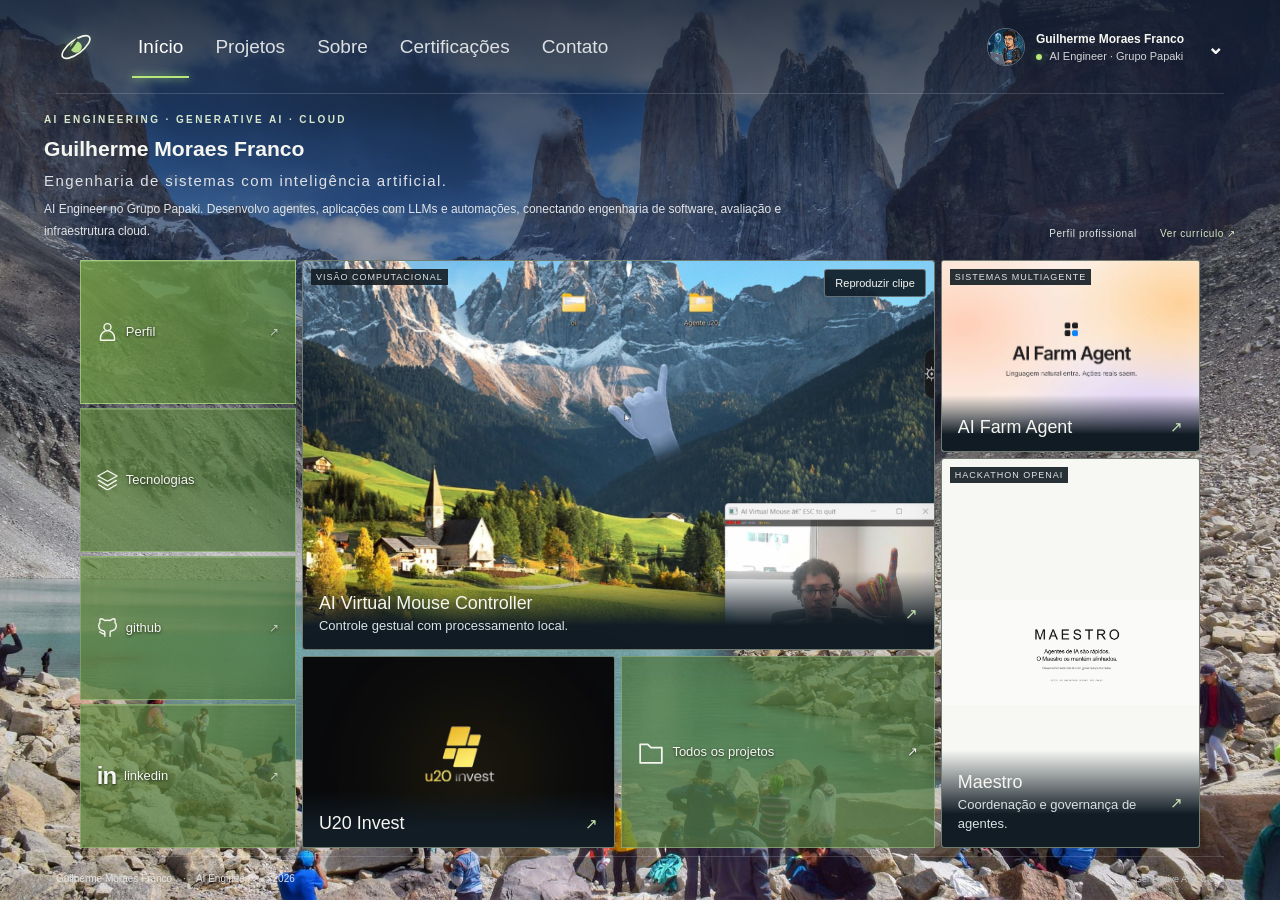
<file: index.html>
<!DOCTYPE html>
<html lang="pt-BR">
<head>
  <meta charset="UTF-8">
  <meta name="viewport" content="width=device-width, initial-scale=1">
  <meta name="theme-color" content="#353d42">
  <meta name="description" content="Guilherme Moraes Franco, AI Engineer no Grupo Papaki. Engenharia de sistemas com LLMs, agentes de IA, visão computacional e arquitetura cloud. Projetos, experiência e certificações.">
  <title>Guilherme Moraes Franco · Portfólio</title>
  <link rel="icon" href="assets/orbit.svg" type="image/svg+xml">
  <link rel="preload" href="assets/mountain-lake.png" as="image">
  <link rel="stylesheet" href="style.css?v=17">
  <script src="portfolio-data.js?v=10" defer></script><script src="script.js?v=7" defer></script>
</head>
<body>
<a class="skip-link" href="#conteudo">Pular para o conteúdo</a><div class="world" aria-hidden="true"></div>
<header class="topbar shell">
  <a href="#inicio" class="brand" aria-label="Guilherme — início"><img src="assets/orbit.svg" width="40" height="40" alt=""></a>
  <nav aria-label="Navegação principal" class="navigation"><a href="#inicio" aria-current="page">Início</a><a href="#projetos">Projetos</a><a href="#sobre">Sobre</a><a href="#conquistas">Certificações</a><a href="#contato">Contato</a></nav>
  <a class="profile-link" href="#sobre"><img src="assets/profile.png" width="38" height="38" alt=""><span>Guilherme Moraes Franco<small><i class="status-dot"></i> AI Engineer · Grupo Papaki</small></span><span class="chevron">⌄</span></a>
</header>
<main id="conteudo" class="shell">
  <section id="inicio" class="page home" aria-labelledby="home-title">
    <div class="home-heading"><div><p class="eyebrow">AI ENGINEERING · GENERATIVE AI · CLOUD</p><h1 id="home-title" tabindex="-1">Guilherme Moraes Franco</h1><p class="home-subtitle">Engenharia de sistemas com inteligência artificial.</p><p class="home-description">AI Engineer no Grupo Papaki. Desenvolvo agentes, aplicações com LLMs e automações, conectando engenharia de software, avaliação e infraestrutura cloud.</p></div><a class="session-label" href="curriculo.html">Perfil profissional <span>Ver currículo ↗</span></a></div>
    <div class="landscape-stage">
    <div class="dashboard">
      <div class="quick-links" aria-label="Acesso rápido">
        <a href="#sobre" class="quick-tile quick-primary"><span data-icon="user"></span><span>Perfil</span><span class="external-label">↗</span></a>
        <a href="#stack" class="quick-tile"><span data-icon="layers"></span><span>Tecnologias</span></a>
        <a href="https://github.com/ognistie" target="_blank" rel="noopener noreferrer" class="quick-tile"><span data-icon="github"></span><span>github</span><span class="external-label">↗</span></a>
        <a href="https://www.linkedin.com/in/guilherme-moraes-franco-b4b1a0353/" target="_blank" rel="noopener noreferrer" class="quick-tile"><span class="linkedin-icon">in</span><span>linkedin</span><span class="external-label">↗</span></a>
      </div>
      <button class="project-tile tile-mouse" data-project="mouse"><video class="tile-image" id="mouse-preview" src="assets/projects/mouse-preview.mp4" poster="assets/projects/mouse-gestures.png" preload="metadata" muted loop playsinline aria-hidden="true"></video><span class="tile-topline">VISÃO COMPUTACIONAL</span><span class="tile-caption"><span><strong>AI Virtual Mouse Controller</strong><small>Controle gestual com processamento local.</small></span><span class="tile-arrow" aria-hidden="true">↗</span></span></button>
      <button class="project-tile tile-farm" data-project="farm"><img class="tile-image" src="assets/projects/farm.webp" alt=""><span class="tile-topline">SISTEMAS MULTIAGENTE</span><span class="tile-caption"><span><strong>AI Farm Agent</strong><small>Orquestração e verificação de tarefas no Windows.</small></span><span class="tile-arrow" aria-hidden="true">↗</span></span></button>
      <button class="project-tile tile-u20" data-project="u20"><img class="tile-image" src="assets/projects/u20-logo.png" alt=""><span class="tile-topline">ACOMPANHAMENTO DE INVESTIMENTOS</span><span class="tile-caption"><span><strong>U20 Invest</strong><small>Painel de desempenho e histórico de operações.</small></span><span class="tile-arrow" aria-hidden="true">↗</span></span></button>
      <a class="all-projects" href="#projetos"><span data-icon="folder"></span><span>Todos os projetos</span><span>↗</span></a>
      <button class="project-tile tile-maestro" data-project="maestro"><img class="tile-image" src="assets/projects/maestro.png" alt=""><span class="tile-topline">HACKATHON OPENAI</span><span class="tile-caption"><span><strong>Maestro</strong><small>Coordenação e governança de agentes.</small></span><span class="tile-arrow" aria-hidden="true">↗</span></span></button>
      <button class="preview-toggle" type="button" aria-controls="mouse-preview">Reproduzir clipe</button>
    </div>
    </div>
  </section>
  <section id="projetos" class="page inner-page" aria-labelledby="projects-title">
    <div class="page-heading"><div><p class="eyebrow">PROJETOS &amp; IMPLEMENTAÇÕES</p><h1 id="projects-title" tabindex="-1">Engenharia aplicada.</h1><p>Contexto, arquitetura e decisões técnicas em projetos de IA, automação e aplicações web.</p></div><a class="text-link" href="https://github.com/ognistie" target="_blank" rel="noopener noreferrer">Repositórios no GitHub ↗</a></div>
    <div class="filter-bar" role="group" aria-label="Filtrar projetos"><button class="filter active" data-filter="all" aria-pressed="true">Todos <span>8</span></button><button class="filter" data-filter="ai" aria-pressed="false">Inteligência artificial</button><button class="filter" data-filter="cloud" aria-pressed="false">Cloud &amp; web</button></div><div id="project-library" class="project-library"></div><p class="sr-only" id="project-count" role="status"></p>
  </section>
  <section id="sobre" class="page inner-page" aria-labelledby="about-title">
    <div class="page-heading"><div><p class="eyebrow">PERFIL PROFISSIONAL</p><h1 id="about-title" tabindex="-1">AI Engineering, com foco<br>em sistemas aplicados.</h1></div><a class="button button-green" href="curriculo.html">Ver currículo ↗</a></div>
    <div class="about-layout">
      <article class="glass about-copy">
        <p class="eyebrow">GUILHERME MORAES FRANCO</p>
        <h2>Engenharia de IA aplicada à automação e ao software</h2>
        <p>Sou AI Engineer Intern no Grupo Papaki e estudante de Ciência da Computação na UNIP. Desenvolvo aplicações com modelos de linguagem (LLMs) que consultam dados, usam ferramentas e executam tarefas. Trabalho da integração com APIs e dados até a avaliação do comportamento, do custo e da qualidade dos resultados.</p>
        <h3>Atuação no Grupo Papaki</h3>
        <p>Desenvolvi uma automação de fluxo de caixa que consolida contas a pagar e a receber, faturamento e projetos. Um agente interpreta perguntas em linguagem natural, seleciona ferramentas via Model Context Protocol (MCP) e combina os dados para responder ou gerar relatórios. As consultas passam pelas ferramentas disponibilizadas ao agente, com acesso mediado aos dados financeiros.</p>
        <h3>Como desenvolvo sistemas com agentes</h3>
        <p>Integro APIs da OpenAI e da Anthropic, uso chamadas de ferramentas e saídas estruturadas em JSON e trabalho com recuperação de contexto, incluindo RAG. Na orquestração multiagente, separo o planejamento da execução e da verificação, com agentes especializados por tipo de tarefa. Escolho modelos conforme a complexidade da tarefa e o custo de execução.</p>
        <p>Em harness engineering, desenvolvo a camada de software ao redor dos modelos. Ela inclui contratos de entrada e saída, validação de planos, estados de execução, registros estruturados e mecanismos de recuperação de falhas. Uso testes e avaliações para verificar o comportamento dos agentes em tarefas representativas.</p>
        <h3>Projetos que aplicam essas práticas</h3>
        <p>No <strong>AI Farm Agent</strong>, um orquestrador distribui tarefas entre agentes de Web, Desktop, Code, Data e File, com automação no Windows e verificação dos resultados. No <strong>Maestro</strong>, projeto em equipe no hackathon da OpenAI, trabalhamos com trilhas de eventos e aprovação humana para acompanhar ações de agentes de desenvolvimento.</p>
        <p>O <strong>Decupa</strong> aplica LLMs ao planejamento audiovisual, com geração estruturada de cenas e revisão incremental. O <strong>AI Virtual Mouse Controller</strong> usa OpenCV e MediaPipe para controlar o cursor por gestos processados localmente e foi publicado no PyPI. No <strong>CloudOps Copilot</strong>, integrei uma API FastAPI à OpenAI para gerar planos de operações em AWS com saídas validadas por Pydantic.</p>
        <a class="text-link" href="#projetos">Conhecer os projetos ↗</a>
        <div class="about-facts"><span><small>LOCALIZAÇÃO</small>Osasco, São Paulo</span><span><small>FORMAÇÃO</small>Ciência da Computação · UNIP · desde 2025</span><span><small>IDIOMAS</small>Português nativo · Inglês para leitura técnica</span></div></article><aside class="glass professional-card player-card"><img src="assets/avatar-about.webp" alt="Avatar de Guilherme" width="240" height="310"><p class="eyebrow">ATUAÇÃO ATUAL</p><h2>AI Engineer</h2><p class="company-name">Grupo Papaki</p><div class="profile-specialties"><span>Generative AI</span><span>AI Agents</span><span>Cloud Architecture</span></div><a class="text-link" href="https://github.com/ognistie" target="_blank" rel="noopener noreferrer">github.com/ognistie ↗</a><a class="text-link" href="https://www.linkedin.com/in/guilherme-moraes-franco-b4b1a0353/" target="_blank" rel="noopener noreferrer">Perfil no LinkedIn ↗</a></aside></div>
    <div class="subsection" id="experiencia"><p class="eyebrow">EXPERIÊNCIA &amp; FORMAÇÃO</p><h2>Trajetória profissional.</h2><div class="experience-grid"><article class="glass experience-card"><span data-icon="briefcase"></span><div><span class="pill">ATUALMENTE</span><h3>AI Engineer</h3><p>Grupo Papaki</p><p class="muted">Foco em IA generativa, agentes de IA e arquitetura cloud.</p></div></article><article class="glass experience-card"><span data-icon="briefcase"></span><div><span class="pill">EXPERIÊNCIA EM TI</span><h3>Estagiário de TI</h3><p>IT Universe</p><p class="muted">Experiência em tecnologia da informação que integra minha base em software, infraestrutura e operações.</p></div></article><article class="glass experience-card"><span data-icon="graduation"></span><div><span class="pill">EM ANDAMENTO</span><h3>Ciência da Computação</h3><p>Universidade Paulista · UNIP</p><p class="muted">Formação acadêmica complementada por projetos de engenharia de IA e estudos em desenvolvimento e cloud.</p></div></article></div></div>
    <div class="subsection" id="stack"><p class="eyebrow">COMPETÊNCIAS TÉCNICAS</p><h2>Tecnologias e práticas.</h2><div class="stack-groups"><article class="glass"><h3>AI Engineering</h3><p>Python · OpenAI API · Anthropic Claude API · MCP · RAG · Tool calling · Orquestração multiagente · Harness engineering · Roteamento de modelos · Avaliação</p></article><article class="glass"><h3>Software &amp; visão computacional</h3><p>FastAPI · Pydantic · React · TypeScript · SQL · Playwright · OpenCV · MediaPipe · PySide6</p></article><article class="glass"><h3>Cloud &amp; operações</h3><p>AWS EC2 · Docker · Nginx · Linux · systemd · Git · CI/CD · PyPI</p><small>Conhecimentos complementares em Azure; aprofundamento em Terraform e Kubernetes.</small></article></div></div>
  </section>
  <section id="conquistas" class="page inner-page" aria-labelledby="achievements-title">
    <div class="page-heading"><div><p class="eyebrow">FORMAÇÃO CONTÍNUA</p><h1 id="achievements-title" tabindex="-1">Certificações e credenciais.</h1><p>Formação complementar em inteligência artificial, agentes e computação em nuvem.</p></div><span class="achievement-total"><span data-icon="award"></span><strong>13</strong><small>credenciais em destaque</small></span></div>
    <div class="filter-bar" role="group" aria-label="Filtrar certificações"><button class="cert-filter active" data-issuer="all" aria-pressed="true">Todas</button><button class="cert-filter" data-issuer="AWS" aria-pressed="false">AWS</button><button class="cert-filter" data-issuer="Microsoft" aria-pressed="false">Microsoft</button><button class="cert-filter" data-issuer="IBM" aria-pressed="false">IBM</button><button class="cert-filter" data-issuer="Databricks" aria-pressed="false">Databricks</button><button class="cert-filter" data-issuer="other" aria-pressed="false">Outras</button></div><div id="certifications" class="cert-grid"></div><p class="sr-only" id="cert-count" role="status"></p>
    <details class="glass legacy-courses"><summary>Outros cursos e formações <span>+</span></summary><div id="legacy-courses"></div></details><p class="source-note">Badges vinculados aos catálogos oficiais. Quando um badge específico não foi localizado, a imagem identifica o emissor. Datas conforme as credenciais informadas. <a href="https://www.linkedin.com/in/guilherme-moraes-franco-b4b1a0353/details/certifications/" target="_blank" rel="noopener noreferrer">Consultar meu LinkedIn ↗</a></p>
  </section>
  <section id="contato" class="page inner-page" aria-labelledby="contact-title"><div class="contact-layout"><div><p class="eyebrow">CONTATO PROFISSIONAL</p><h1 id="contact-title" tabindex="-1">Projetos, colaboração<br>e engenharia de IA.</h1><p>Entre em contato para conversar sobre aplicações de IA, integração de agentes, desenvolvimento de software e arquitetura cloud.</p><a class="button button-green" href="mailto:og.guifranco@gmail.com">Enviar e-mail ↗</a><p class="contact-email">og.guifranco@gmail.com</p></div><div class="contact-links"><a class="glass" href="https://www.linkedin.com/in/guilherme-moraes-franco-b4b1a0353/" target="_blank" rel="noopener noreferrer"><span class="linkedin-icon">in</span><span><strong>Perfil profissional</strong><small>LinkedIn</small></span><span>↗</span></a><a class="glass" href="https://github.com/ognistie" target="_blank" rel="noopener noreferrer"><span data-icon="github"></span><span><strong>Código e documentação</strong><small>github.com/ognistie</small></span><span>↗</span></a><a class="glass" href="curriculo.html"><span data-icon="file"></span><span><strong>Currículo</strong><small>Experiência, projetos e formação</small></span><span>↗</span></a><button class="glass copy-email" id="copy-email"><span data-icon="copy"></span><span><strong>Copiar e-mail</strong><small id="copy-feedback" role="status">og.guifranco@gmail.com</small></span><span>↗</span></button></div></div></section>
</main>
<footer class="footer shell"><p>Guilherme Moraes Franco <i>·</i> AI Engineer <i>·</i> 2026</p><span class="footer-note">Generative AI &amp; Cloud</span></footer>
<dialog id="project-dialog" class="project-dialog" aria-labelledby="dialog-title"><button class="close-dialog" aria-label="Fechar detalhes do projeto">×</button><div id="dialog-content"></div></dialog>
<noscript><p class="noscript-note">Ative JavaScript para os filtros e detalhes interativos. A trajetória e os contatos estão disponíveis acima. Acesse também: <a href="https://github.com/ognistie">projetos no GitHub</a> · <a href="curriculo.html">currículo</a>.</p></noscript>
</body>
</html>
</file>
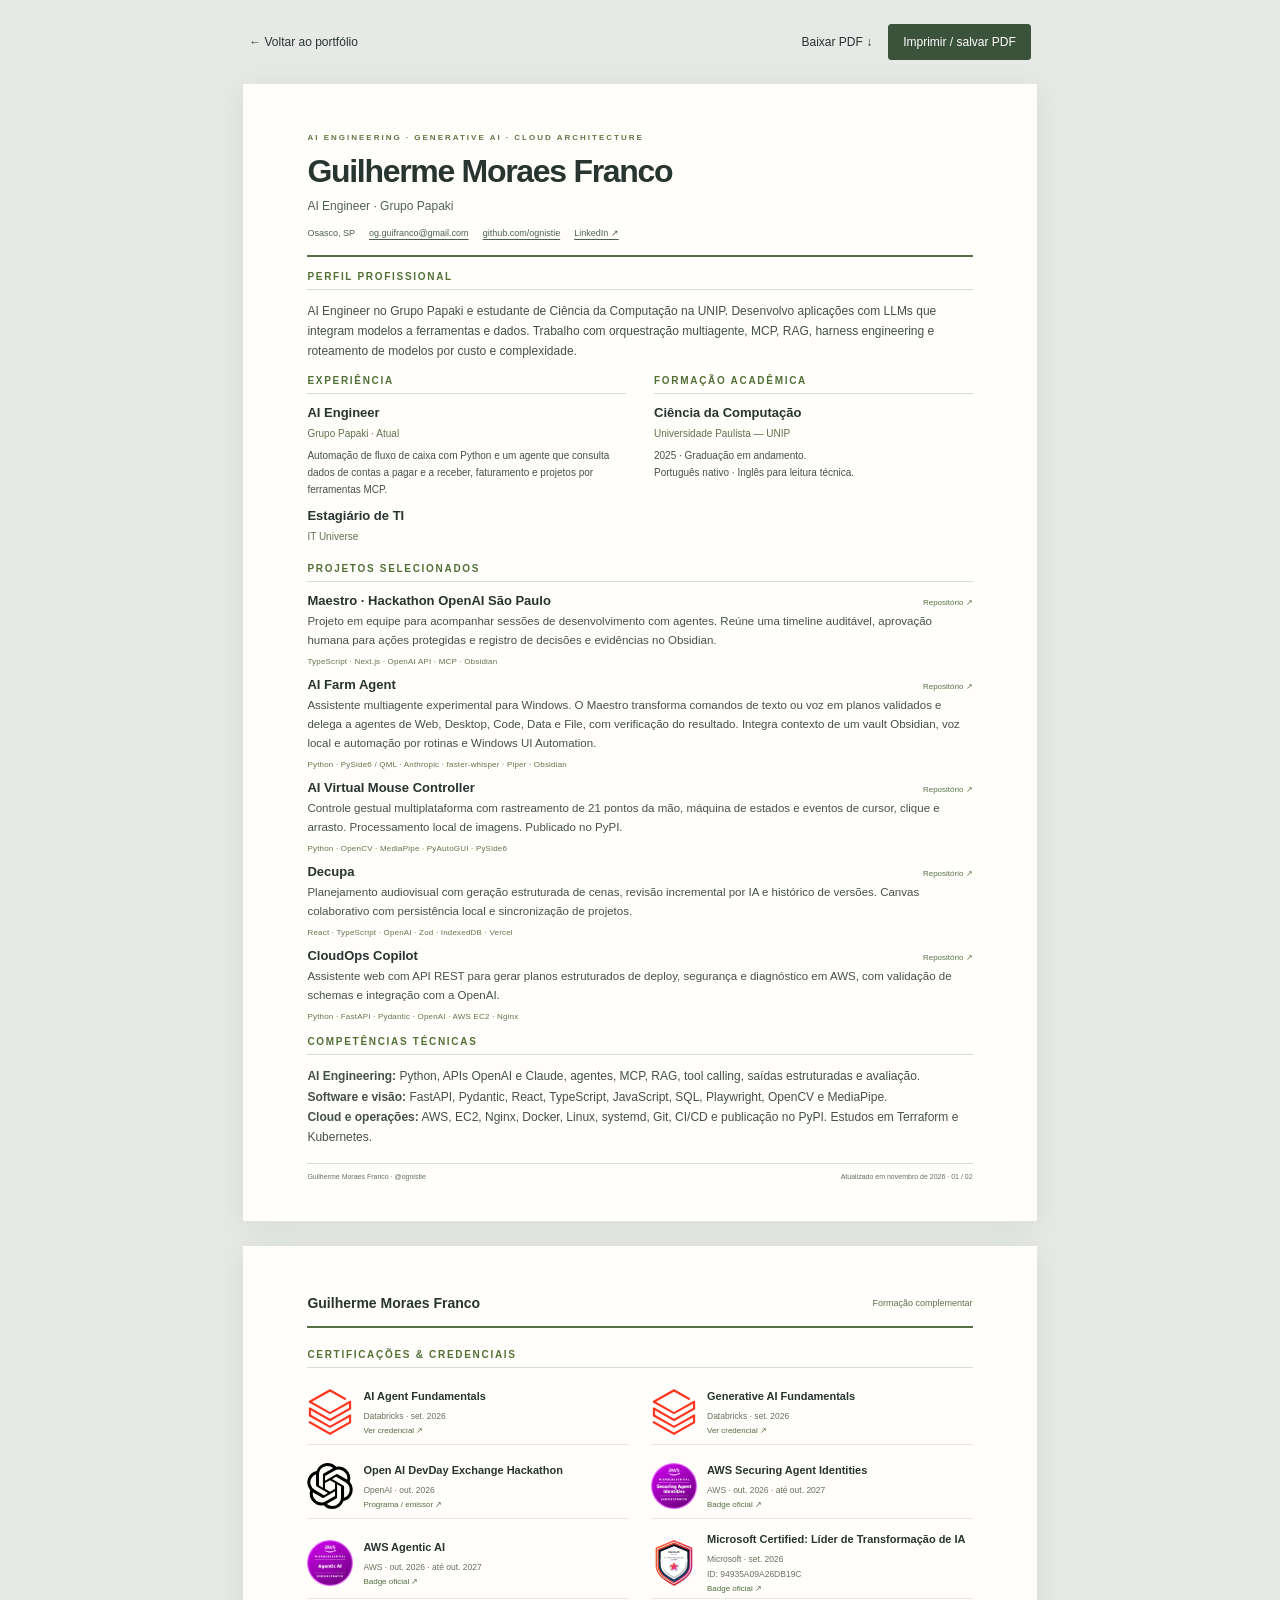
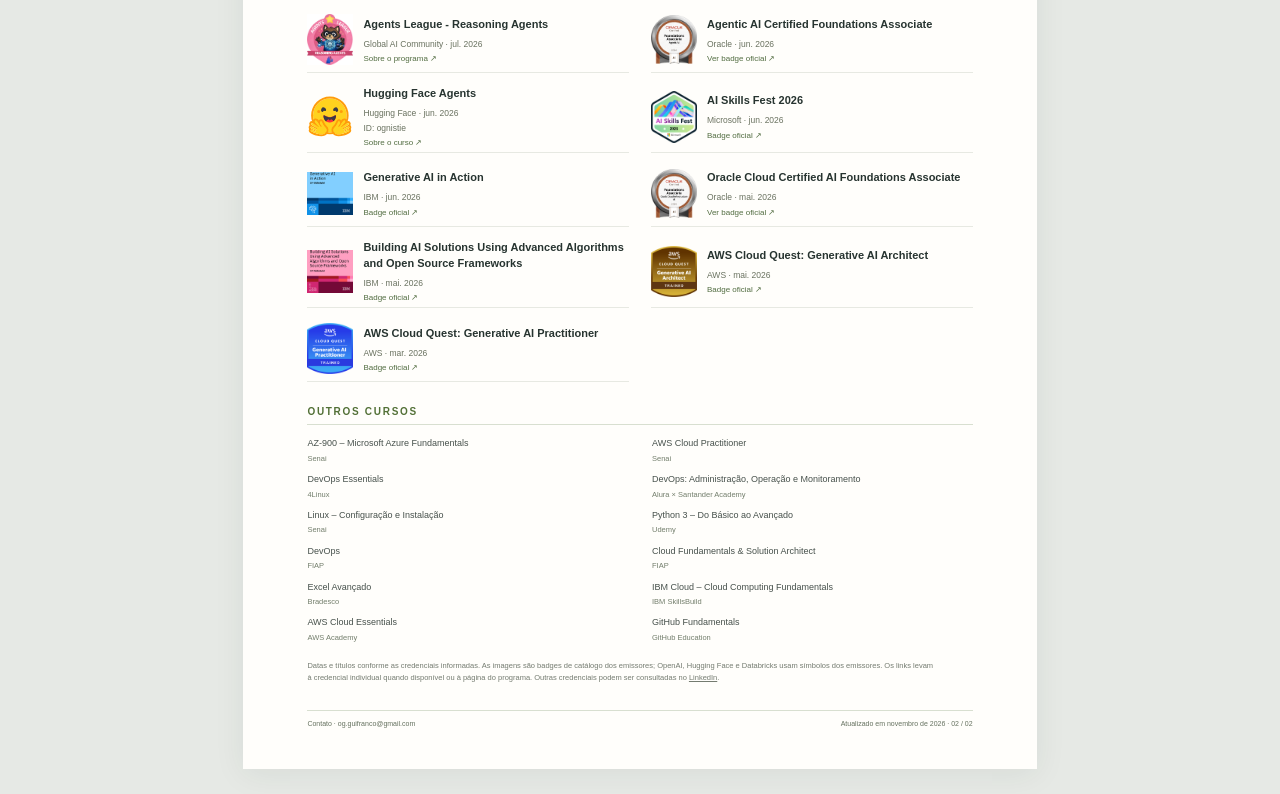
<file: curriculo.html>
<!DOCTYPE html>
<html lang="pt-BR"><head><meta charset="UTF-8"><meta name="viewport" content="width=device-width,initial-scale=1"><meta name="description" content="Guilherme Moraes Franco — AI Engineer no Grupo Papaki. IA generativa, agentes de IA, engenharia de software e arquitetura cloud."><title>Currículo · Guilherme Moraes Franco</title><link rel="icon" href="assets/monogram.svg"><link rel="stylesheet" href="curriculo.css"><script src="portfolio-data.js?v=7" defer></script><script src="curriculo.js" defer></script></head>
<body>
<nav class="resume-toolbar" aria-label="Ações do currículo"><a href="index.html#sobre">← Voltar ao portfólio</a><div><a href="assets/curriculo-guilherme-moraes-franco.pdf" download>Baixar PDF ↓</a><button id="print-resume">Imprimir / salvar PDF</button></div></nav>
<main>
<article class="resume-sheet">
  <header class="resume-header"><p class="resume-kicker">AI ENGINEERING · GENERATIVE AI · CLOUD ARCHITECTURE</p><h1>Guilherme Moraes Franco</h1><p class="resume-role">AI Engineer · Grupo Papaki</p><div class="resume-contact"><span>Osasco, SP</span><a href="mailto:og.guifranco@gmail.com">og.guifranco@gmail.com</a><a href="https://github.com/ognistie">github.com/ognistie</a><a href="https://www.linkedin.com/in/guilherme-moraes-franco-b4b1a0353/">LinkedIn ↗</a></div></header>
  <section class="resume-section"><h2>Perfil profissional</h2><p>AI Engineer no Grupo Papaki e estudante de Ciência da Computação na UNIP. Desenvolvo aplicações com LLMs que integram modelos a ferramentas e dados. Trabalho com orquestração multiagente, MCP, RAG, harness engineering e roteamento de modelos por custo e complexidade.</p></section>
  <div class="resume-columns"><section class="resume-section"><h2>Experiência</h2><div class="resume-entry"><h3>AI Engineer</h3><p class="entry-meta">Grupo Papaki · Atual</p><p>Automação de fluxo de caixa com Python e um agente que consulta dados de contas a pagar e a receber, faturamento e projetos por ferramentas MCP.</p></div><div class="resume-entry previous-role"><h3>Estagiário de TI</h3><p class="entry-meta">IT Universe</p></div></section><section class="resume-section"><h2>Formação acadêmica</h2><div class="resume-entry"><h3>Ciência da Computação</h3><p class="entry-meta">Universidade Paulista — UNIP</p><p>2025 · Graduação em andamento.<br>Português nativo · Inglês para leitura técnica.</p></div></section></div>
  <section class="resume-section"><h2>Projetos selecionados</h2>
    <div class="resume-project"><div class="project-title"><h3>Maestro · Hackathon OpenAI São Paulo</h3><a href="https://github.com/DanielRobertoRibeiro/hackathon_openai_sp">Repositório ↗</a></div><p>Projeto em equipe para acompanhar sessões de desenvolvimento com agentes. Reúne uma timeline auditável, aprovação humana para ações protegidas e registro de decisões e evidências no Obsidian.</p><p class="project-stack">TypeScript · Next.js · OpenAI API · MCP · Obsidian</p></div>
    <div class="resume-project"><div class="project-title"><h3>AI Farm Agent</h3><a href="https://github.com/ognistie/AI-Farm-Agent">Repositório ↗</a></div><p>Assistente multiagente experimental para Windows. O Maestro transforma comandos de texto ou voz em planos validados e delega a agentes de Web, Desktop, Code, Data e File, com verificação do resultado. Integra contexto de um vault Obsidian, voz local e automação por rotinas e Windows UI Automation.</p><p class="project-stack">Python · PySide6 / QML · Anthropic · faster-whisper · Piper · Obsidian</p></div>
    <div class="resume-project"><div class="project-title"><h3>AI Virtual Mouse Controller</h3><a href="https://github.com/ognistie/ai-virtual-mouse-controller">Repositório ↗</a></div><p>Controle gestual multiplataforma com rastreamento de 21 pontos da mão, máquina de estados e eventos de cursor, clique e arrasto. Processamento local de imagens. Publicado no PyPI.</p><p class="project-stack">Python · OpenCV · MediaPipe · PyAutoGUI · PySide6</p></div>
    <div class="resume-project"><div class="project-title"><h3>Decupa</h3><a href="https://github.com/ognistie/DecupaAI">Repositório ↗</a></div><p>Planejamento audiovisual com geração estruturada de cenas, revisão incremental por IA e histórico de versões. Canvas colaborativo com persistência local e sincronização de projetos.</p><p class="project-stack">React · TypeScript · OpenAI · Zod · IndexedDB · Vercel</p></div>
    <div class="resume-project"><div class="project-title"><h3>CloudOps Copilot</h3><a href="https://github.com/ognistie/CloudOps-copilot">Repositório ↗</a></div><p>Assistente web com API REST para gerar planos estruturados de deploy, segurança e diagnóstico em AWS, com validação de schemas e integração com a OpenAI.</p><p class="project-stack">Python · FastAPI · Pydantic · OpenAI · AWS EC2 · Nginx</p></div>
  </section>
  <section class="resume-section"><h2>Competências técnicas</h2><p><strong>AI Engineering:</strong> Python, APIs OpenAI e Claude, agentes, MCP, RAG, tool calling, saídas estruturadas e avaliação.</p><p><strong>Software e visão:</strong> FastAPI, Pydantic, React, TypeScript, JavaScript, SQL, Playwright, OpenCV e MediaPipe.</p><p><strong>Cloud e operações:</strong> AWS, EC2, Nginx, Docker, Linux, systemd, Git, CI/CD e publicação no PyPI. Estudos em Terraform e Kubernetes.</p></section>
  <footer class="resume-footer"><span>Guilherme Moraes Franco · @ognistie</span><span>Atualizado em novembro de 2026 · 01 / 02</span></footer>
</article>
<article class="resume-sheet certifications-sheet" aria-labelledby="resume-cert-title">
  <header class="resume-small-header"><strong>Guilherme Moraes Franco</strong><span>Formação complementar</span></header>
  <section class="resume-section"><h2 id="resume-cert-title">Certificações &amp; credenciais</h2><div id="resume-certifications" class="resume-cert-grid"></div></section>
  <section class="resume-section complementary"><h2>Outros cursos</h2><div id="resume-courses" class="resume-courses"></div></section>
  <p class="resume-source-note">Datas e títulos conforme as credenciais informadas. As imagens são badges de catálogo dos emissores; OpenAI, Hugging Face e Databricks usam símbolos dos emissores. Os links levam à credencial individual quando disponível ou à página do programa. Outras credenciais podem ser consultadas no <a href="https://www.linkedin.com/in/guilherme-moraes-franco-b4b1a0353/details/certifications/">LinkedIn</a>.</p>
  <footer class="resume-footer"><span>Contato · og.guifranco@gmail.com</span><span>Atualizado em novembro de 2026 · 02 / 02</span></footer>
</article>
</main>
<noscript><p class="resume-toolbar">Ative JavaScript para carregar a lista completa de credenciais ou consulte o <a href="assets/curriculo-guilherme-moraes-franco.pdf">currículo em PDF</a>.</p></noscript>
</body></html>
</file>
<file: style.css>
@charset "UTF-8";
:root {
  --text: #f6f6f1;
  --muted: #ccd0d1;
  --lime: #b7e879;
  --line: #ffffff29;
  --panel: #263338b8;
  --shadow: 0 12px 40px #0c161c24;
  color-scheme: dark;
  font: 15px "Segoe UI", Arial, sans-serif;
}
* { box-sizing: border-box; }
body { margin: 0; min-width: 320px; min-height: 100vh; background: #3f484e; color: var(--text); -webkit-font-smoothing: antialiased; }
a { color: inherit; text-decoration: none; }
button, input { font: inherit; }
button { color: inherit; cursor: pointer; border: 0; }
a, button { touch-action: manipulation; -webkit-tap-highlight-color: transparent; }
h1, h2, h3, p { margin: 0; }
svg { width: 26px; height: 26px; fill: none; stroke: currentColor; stroke-width: 1.6; stroke-linecap: round; stroke-linejoin: round; flex-shrink: 0; }
[data-icon] { display: inline-flex; align-items: center; justify-content: center; flex-shrink: 0; }
[hidden] { display: none !important; }
a:focus-visible, button:focus-visible, summary:focus-visible { outline: 3px solid #d6ffa7; outline-offset: 5px; }
h1:focus { outline: none; }
.shell { width: min(1400px, calc(100% - 112px)); margin-inline: auto; }
.world {
  position: fixed;
  inset: 0;
  z-index: -2;
  background: linear-gradient(180deg, #101b2bd9, #19263248 39%, transparent 72%),
    url("assets/mountain-lake.png") center / cover no-repeat;
  background-color: #263744;
}
body:has(.inner-page:not([hidden])) .world::after {
  content: "";
  position: absolute;
  inset: 0;
  background: #14212c99;
}
.topbar { height: 94px; display: flex; align-items: center; gap: 42px; border-bottom: 1px solid var(--line); }
.brand { display: flex; align-items: center; }
.brand img { filter: drop-shadow(0 0 7px #cbff9a55); }
.navigation { display: flex; gap: 32px; align-self: stretch; }
.navigation a { display: flex; align-items: center; position: relative; font-size: 19px; font-weight: 350; color: #dce0e2; white-space: nowrap; }
.navigation a:hover, .navigation a[aria-current] { color: white; }
.navigation a[aria-current]:after { content: ""; position: absolute; bottom: 15px; left: -6px; right: -6px; height: 2px; background: var(--lime); box-shadow: 0 0 9px #b9ed8b; }
.profile-link { display: flex; align-items: center; gap: 11px; margin-left: auto; font-size: 12px; font-weight: 600; }
.profile-link>img { border-radius: 50%; border: 1px solid #ffffff50; object-fit: cover; }
.profile-link small { display: block; font-weight: 400; color: #d2d6d8; font-size: 11px; margin-top: 4px; }
.status-dot { display: inline-block; width: 6px; height: 6px; border-radius: 50%; background: var(--lime); box-shadow: 0 0 8px #c6ff7460; margin-right: 5px; }
.chevron { font-size: 20px; margin-left: 12px; }
.eyebrow { font-size: 10px; letter-spacing: 2.4px; color: #d8e8cd; font-weight: 600; margin-bottom: 11px; }
.home-heading { display: flex; justify-content: space-between; align-items: end; padding: 34px 0 27px; gap: 25px; }
.home h1 { font-size: clamp(18px, 1.65vw, 24px); font-weight: 600; line-height: 1.25; }
.home-subtitle { font-size: 15px; letter-spacing: 1.4px; color: #e0e1e5; margin-top: 10px; font-weight: 350; }
.home-description { font-size: 12px; line-height: 1.8; max-width: 770px; color: #e1e4e6; margin-top: 10px; }
.session-label { font-size: 10px; letter-spacing: .6px; color: #e2e8e5; padding-bottom: 4px; white-space: nowrap; }
.session-label>span { margin-left: 20px; color: #d5e8c1; }
.button { display: inline-flex; justify-content: space-between; align-items: center; gap: 35px; padding: 13px 20px; font-size: 13px; border: 1px solid #e4e8e654; border-radius: 3px; background: #ffffff10; line-height: 1.5; }
.button-green { background: linear-gradient(120deg, #7aa646, #577e32); border-color: #c0e9947a; }
.button:hover { filter: brightness(1.15); }
.text-link { font-size: 13px; color: #e0efcd; line-height: 1.6; }
.text-link:hover { text-decoration: underline; text-underline-offset: 4px; }

.quick-tile { display: flex; align-items: center; gap: 15px; padding: 0 21px; background: linear-gradient(125deg, #658b41bd, #426c32b8); border: 1px solid #c4df9e66; box-shadow: inset 0 1px 0 #e8ffd52e; transition: filter .2s, transform .2s; font-size: 16px; text-shadow: 0 1px 3px #15200e; }
.quick-tile:hover { filter: brightness(1.2); transform: translateX(-3px); }
.quick-tile svg { width: 27px; height: 27px; }
.quick-primary { background: linear-gradient(125deg, #79a547c9, #537e38bd); border-color: #c9f39c99; }
.external-label { margin-left: auto; opacity: .7; font-size: 12px; }
.linkedin-icon { font: bold 24px Arial, sans-serif; line-height: 1; letter-spacing: -1px; }
.project-tile { overflow: hidden; text-align: left; position: relative; border: 1px solid #d9e7c27a; border-radius: 3px; box-shadow: var(--shadow); transition: transform .25s, box-shadow .25s; }
.project-tile:hover { transform: translateY(-3px); box-shadow: 0 0 0 2px #c4ed9a, 0 10px 30px #1c252e55; }


/* Content pages. */
.page { animation: arrive .25s ease both; }
.inner-page { padding: 46px 0 45px; min-height: calc(100vh - 169px); }
.page-heading { display: flex; justify-content: space-between; align-items: end; gap: 25px; margin-bottom: 31px; }
.page-heading h1, .contact-layout h1 { font-size: clamp(32px, 3.6vw, 49px); font-weight: 400; letter-spacing: -1.4px; line-height: 1.17; }
.page-heading p:not(.eyebrow) { color: var(--muted); font-size: 14px; line-height: 1.8; margin-top: 15px; }
.glass { background: var(--panel); border: 1px solid var(--line); border-radius: 3px; box-shadow: var(--shadow); }
.filter-bar { display: flex; flex-wrap: wrap; gap: 8px; padding-bottom: 24px; }
.filter-bar button { padding: 9px 16px; font-size: 12px; border: 1px solid #d3e1d92e; border-radius: 3px; background: #263b3dcc; }
.filter-bar button.active { background: #4b6455; border-color: #b9cdb15c; }
.filter-bar button:hover { border-color: #b6c9bc; }
.filter-bar button span { margin-left: 9px; color: #c5d2ca; }
.project-library { display: grid; grid-template-columns: repeat(2, 1fr); gap: 18px; }
.library-card { position: relative; display: flex; flex-direction: column; padding: 28px; min-height: 285px; border: 1px solid #d0e0d733; border-radius: 3px; }
.library-card:hover { border-color: #a5c2af; }
.card-head { display: flex; align-items: center; justify-content: space-between; gap: 15px; color: #b9cec0; margin-bottom: 27px; }
.card-head svg { width: 30px; height: 30px; }
.card-head>span { font-size: 9px; letter-spacing: 1.3px; }
.library-card h2 { font-size: 25px; font-weight: 450; letter-spacing: -.5px; margin-bottom: 12px; }
.library-card p { color: #c2cece; font-size: 13px; line-height: 1.9; }
.card-bottom { display: flex; justify-content: space-between; gap: 15px; align-items: end; padding-top: 25px; margin-top: auto; }
.tags { display: flex; flex-wrap: wrap; gap: 6px; }
.tags span { padding: 4px 7px; font-size: 9px; line-height: 1.4; color: #c5d5cd; border: 1px solid #c4d5c62e; border-radius: 2px; }
.card-open { background: none; padding: 0; color: #d1e0d4; font-size: 10px; white-space: nowrap; }
.card-open:after { content: ""; position: absolute; inset: 0; }
.library-card:has(.card-open:focus-visible) { outline: 2px solid var(--lime); outline-offset: 4px; }
.about-layout { display: grid; grid-template-columns: 1.8fr 1fr; gap: 23px; }
.about-copy { padding: 35px; }
.about-copy h2 { font-size: 31px; font-weight: 400; letter-spacing: -.6px; line-height: 1.25; margin-bottom: 25px; }
.about-copy>p:not(.eyebrow) { font-size: 14px; line-height: 1.95; color: #c7d3d3; margin-bottom: 16px; }
.about-copy h3 { font-size: 16px; font-weight: 600; margin: 22px 0 7px; }
.about-copy .text-link { display: inline-block; margin-bottom: 4px; }
.about-facts { display: flex; gap: 35px; border-top: 1px solid var(--line); padding-top: 22px; margin-top: 26px; font-size: 12px; }
.about-facts small { display: block; font-size: 9px; letter-spacing: 1.4px; color: #b7cbbb; margin-bottom: 8px; }
.professional-card { padding: 35px; display: flex; flex-direction: column; align-items: start; }
.profile-monogram { width: 100px; height: 100px; display: grid; place-items: center; background: #bbcdbd0b; border: 1px solid #b5cbb934; color: #d0dfd4; font-size: 34px; letter-spacing: -1px; font-weight: 300; border-radius: 50%; margin: 0 0 34px; }
.professional-card h2 { font-size: 29px; font-weight: 450; letter-spacing: -.5px; }
.company-name { color: #d5dfd8; margin-top: 8px; font-size: 17px; }
.profile-specialties { display: flex; gap: 7px; flex-wrap: wrap; margin-top: 26px; padding-bottom: 30px; }
.profile-specialties span { font-size: 10px; color: #c1d0c6; border: 1px solid #bdccbd2b; border-radius: 2px; padding: 6px 9px; }
.professional-card .text-link { margin-top: 12px; }
.subsection { padding-top: 43px; }
.subsection>h2 { font-size: 27px; font-weight: 400; margin-bottom: 22px; letter-spacing: -.4px; }
.experience-grid { display: grid; grid-template-columns: repeat(3, 1fr); gap: 17px; }
.experience-card { display: flex; gap: 15px; align-items: start; padding: 25px; }
.experience-card>[data-icon] { color: #b9cbbd; }
.pill { display: inline-block; color: #b9d1bc; font-size: 8px; letter-spacing: 1.3px; margin-bottom: 14px; }
.experience-card h3 { font-size: 19px; font-weight: 450; }
.experience-card p { font-size: 13px; line-height: 1.8; margin-top: 9px; }
.experience-card .muted { color: #becdce; font-size: 12px; }
.stack-groups { display: grid; grid-template-columns: repeat(3, 1fr); gap: 17px; }
.stack-groups article { padding: 25px; }
.stack-groups h3 { font-size: 16px; font-weight: 450; color: #d0dfd3; margin-bottom: 14px; }
.stack-groups p { font-size: 13px; line-height: 2; color: #cbd6d3; }
.stack-groups small { display: block; color: #bdcac8; font-size: 10px; line-height: 1.8; margin-top: 15px; }
.achievement-total { display: flex; align-items: center; gap: 12px; }
.achievement-total svg { width: 31px; height: 31px; color: #bbcfbd; }
.achievement-total strong { font-size: 36px; font-weight: 300; }
.achievement-total small { max-width: 90px; font-size: 10px; line-height: 1.7; color: var(--muted); }
.cert-grid { display: grid; grid-template-columns: repeat(3, 1fr); gap: 13px; }
.cert-card { display: flex; gap: 16px; align-items: start; padding: 22px; }
.badge-frame { display: grid; place-items: center; width: 62px; min-width: 62px; height: 70px; padding: 5px; }
.badge-frame img { max-width: 100%; max-height: 60px; object-fit: contain; }
.badge-frame img[src$="/openai.svg"] { filter: invert(1); }
.badge-frame img[src$="/global-agents.png"] {
  width: auto;
  height: auto;
  clip-path: polygon(
    0 72%, 8% 72%, 4% 65%, 1% 56%, 0 49%, 1% 41%, 4% 33%,
    9% 25%, 16% 18%, 25% 13%, 37.6% 8.5%, 39% 5%, 42% 2%,
    46% .5%, 50% 0, 55% 1%, 59% 4%, 61% 8.5%, 74% 13%, 83% 18%,
    90% 25%, 96% 34%, 99% 43%, 100% 50%, 99% 58%, 96% 65%, 92% 72%,
    100% 72%, 98% 77%, 100% 81%, 85% 81%, 77% 87%, 65% 94%,
    55% 99%, 50% 100%, 44% 99%, 34% 94%, 22% 87%, 13% 81%, 0 81%, 2% 77%
  );
}
.issuer-fallback { display: none; font-size: 11px; font-weight: 600; color: #364441; }
.cert-issuer { font-size: 9px; color: #c1d5c4; letter-spacing: .5px; }
.cert-card h2 { font-size: 14px; font-weight: 450; line-height: 1.6; margin-top: 6px; }
.cert-date { font-size: 10px; color: #bfcacc; line-height: 1.8; margin-top: 8px; }
.cert-link { display: inline-block; font-size: 10px; color: #d0e1d2; margin-top: 12px; border-bottom: 1px solid #c1d6c144; padding-bottom: 2px; }
.badge-kind { display: block; font-size: 8px; color: #c2cece; margin-top: 6px; }
.legacy-courses { margin-top: 25px; padding-inline: 23px; }
.legacy-courses summary { cursor: pointer; font-size: 14px; padding: 21px 0; }
.legacy-courses summary span { float: right; }
.legacy-courses>div { display: grid; grid-template-columns: repeat(3, 1fr); gap: 19px; padding: 5px 0 24px; }
.legacy-courses h3 { font-size: 12px; line-height: 1.6; font-weight: 450; }
.legacy-courses p { color: var(--muted); font-size: 10px; margin-top: 6px; }
.source-note { font-size: 10px; color: #bfcdca; line-height: 1.9; max-width: 900px; margin-top: 22px; }
.source-note a { text-decoration: underline; text-underline-offset: 3px; color: #d1e0d2; }
.contact-layout { display: grid; grid-template-columns: 1.1fr 1fr; gap: 70px; min-height: 520px; align-items: center; }
.contact-layout h1 { font-size: clamp(36px, 4vw, 55px); }
.contact-layout>div>p:not(.eyebrow) { font-size: 14px; line-height: 1.95; max-width: 420px; color: var(--muted); margin: 24px 0; }
.contact-layout .contact-email { font-size: 12px; margin-top: 16px; }
.contact-links { display: grid; gap: 13px; }
.contact-links>a, .copy-email { display: flex; gap: 19px; align-items: center; text-align: left; padding: 24px; width: 100%; }
.contact-links>a:hover, .copy-email:hover { border-color: #a8c2af; }
.contact-links [data-icon], .contact-links .linkedin-icon { color: #becfc2; width: 28px; }
.contact-links strong { display: block; font-size: 15px; font-weight: 450; }
.contact-links small { display: block; font-size: 11px; line-height: 1.6; margin-top: 6px; color: var(--muted); }
.contact-links a>span:last-child, .copy-email>span:last-child { margin-left: auto; }
/* Accessible dialogs for project documentation and secondary navigation. */
.project-dialog { width: min(820px, calc(100% - 32px)); max-height: 88vh; padding: 0; background: #223237; color: var(--text); border: 1px solid #adc4b45c; border-radius: 5px; box-shadow: 0 25px 100px #0005; }
.project-dialog::backdrop { background: #101e28bd; backdrop-filter: blur(7px); }
.close-dialog { position: absolute; top: 15px; right: 17px; width: 33px; height: 33px; border: 1px solid #c6d4cc3b; border-radius: 50%; background: #293d40; font-size: 23px; z-index: 2; }
.dialog-hero { padding: 40px 40px 29px; background: #30474066; border-bottom: 1px solid var(--line); }
.dialog-hero>svg { width: 37px; height: 37px; margin-bottom: 20px; color: #bdd2bf; }
.dialog-hero h2 { font-size: 34px; font-weight: 450; letter-spacing: -.8px; margin: 10px 0 15px; }
.dialog-hero>p:not(.eyebrow) { color: #cbd8d4; font-size: 14px; line-height: 1.85; }
.dialog-hero .tags { margin-top: 19px; }
.project-status { display: block; font-size: 10px; color: #c3d7c0; line-height: 1.8; margin-top: 17px; }
.dialog-body { padding: 29px 40px 36px; }
.dialog-body>section+section { margin-top: 26px; }
.dialog-body h3 { font-size: 19px; line-height: 1.5; font-weight: 500; color: #dce7de; margin-bottom: 12px; }
.dialog-body p, .dialog-body li { font-size: 13px; line-height: 1.95; color: #c4d1ce; }
.dialog-body ul { padding-left: 19px; }
.dialog-body li { margin-bottom: 9px; }
.flow { display: flex; gap: 7px; align-items: center; flex-wrap: wrap; margin-bottom: 25px; }
.flow span { padding: 9px 12px; border: 1px solid #afc6b33d; font-size: 10px; border-radius: 3px; }
.flow b { font-size: 13px; color: #bad0be; font-weight: 400; }
.dialog-links { display: flex; gap: 12px; flex-wrap: wrap; margin-top: 26px; }
.dialog-return { margin-top: 24px; }
.scroll-locked { overflow: hidden; }
.sr-only { position: absolute; width: 1px; height: 1px; overflow: hidden; clip: rect(0,0,0,0); white-space: nowrap; }
.skip-link { position: fixed; top: 10px; left: 10px; z-index: 10; padding: 12px; background: #263a35; transform: translateY(-200%); }
.skip-link:focus { transform: none; }
.noscript-note { margin: 30px; font-size: 14px; line-height: 1.9; }
@keyframes arrive { from { opacity: 0; transform: translateY(5px); } to { opacity: 1; transform: none; } }


.glass { backdrop-filter: blur(16px); }
.library-card { background: linear-gradient(135deg, #384c50a6, #293640b8); transition: transform .2s, border-color .2s; }
.library-card:hover { transform: translateY(-4px); border-color: var(--lime); }
.filter-bar button.active { background: #8eb95cdd; border-color: #cef0a599; }
.professional-card.player-card { display: block; text-align: center; background: radial-gradient(ellipse at center, #a2c89929, #283b42b8); padding: 20px 20px 30px; }
.player-card>img { width: 240px; max-width: 100%; height: 255px; object-fit: contain; margin-bottom: 20px; }
.player-card .profile-specialties { justify-content: center; padding-bottom: 14px; margin-top: 19px; }
.player-card .text-link { display: block; }
.footer { min-height: 73px; border-top: 1px solid var(--line); display: flex; align-items: center; gap: 25px; margin-top: 15px; font-size: 10px; color: #e0e2e3; }
.footer>p { margin-left: auto; }
.footer p i { font-style: normal; color: #aede86; margin: 0 8px; }
.footer-note { font-size: 9px; color: #c5cbd0; }

@media (min-width: 1600px) {
  .topbar { height: 102px; }
  .home-heading { padding-top: 44px; padding-bottom: 35px; }
  .footer { min-height: 82px; }
}
@media (max-width: 1150px) {
  .shell { width: calc(100% - 64px); }
  .topbar { gap: 27px; }
  .navigation { gap: 23px; }
  .navigation a { font-size: 17px; }
  .profile-link>span { display: none; }
  .quick-tile { padding-inline: 16px; font-size: 14px; }
  .session-label, .footer-note { display: none; }
  .cert-grid { grid-template-columns: repeat(2, 1fr); }
  .experience-grid { grid-template-columns: 1fr; }
  .contact-layout { gap: 35px; }
  .about-copy { padding: 27px; }
}
@media (max-width: 800px) {
  .shell { width: calc(100% - 40px); }
  .topbar { height: 78px; gap: 22px; }
  .navigation { gap: 20px; overflow: auto; scrollbar-width: none; }
  .navigation a { font-size: 15px; }
  .brand img { width: 29px; height: 29px; }
  .profile-link { display: none; }
  .home-heading { padding-top: 30px; }
  .home-subtitle { font-size: 11px; letter-spacing: .7px; }
  .home-description { font-size: 11px; }
  .eyebrow { font-size: 8px; }
  .quick-tile { font-size: 13px; gap: 11px; padding-inline: 13px; }
  .quick-tile svg { width: 23px; height: 23px; }
  .external-label { display: none; }
  .footer { gap: 15px; flex-wrap: wrap; justify-content: space-between; padding-block: 20px; }
  .footer>p { margin-left: 0; font-size: 9px; }
  .page-heading h1 { font-size: 36px; }
  .about-layout { grid-template-columns: 1.2fr 1fr; }
  .about-copy h2 { font-size: 26px; }
  .about-copy>p:not(.eyebrow) { font-size: 12px; }
  .about-facts { display: block; }
  .about-facts>span { display: block; margin-top: 15px; }
  .professional-card.player-card { padding: 20px 14px; }
  .player-card>img { height: 230px; }
  .player-card h2 { font-size: 23px; }
  .stack-groups { grid-template-columns: 1fr; }
  .contact-layout { grid-template-columns: 1fr; gap: 40px; min-height: 0; }
  .contact-layout h1 { font-size: 43px; }
  .inner-page { padding-top: 35px; }
  .legacy-courses>div { grid-template-columns: repeat(2, 1fr); }
}
@media (max-width: 520px) {
  .shell { width: calc(100% - 32px); }
  .topbar { gap: 16px; height: 70px; }
  .brand img { width: 27px; height: 27px; }
  .navigation { gap: 18px; }
  .navigation a { font-size: 13px; }
  .navigation a[aria-current]:after { bottom: 10px; }
  .home-heading { padding: 26px 0 23px; }
  .home-subtitle { font-size: 10px; letter-spacing: .2px; line-height: 1.8; max-width: 310px; }
  .home-description { font-size: 10px; line-height: 1.8; max-width: 350px; }
  .quick-tile { padding: 8px; gap: 7px; font-size: 11px; }
  .quick-tile svg { width: 19px; height: 19px; }
  .quick-tile .linkedin-icon { font-size: 20px; }
  .footer { padding-block: 18px; justify-content: center; gap: 22px; }
  .footer>p { font-size: 9px; }
  .page-heading { align-items: start; flex-direction: column; gap: 20px; }
  .page-heading h1 { font-size: 34px; }
  .page-heading p:not(.eyebrow) { font-size: 12px; }
  .project-library { grid-template-columns: 1fr; }
  .library-card { padding: 23px; min-height: 250px; }
  .library-card h2 { font-size: 23px; }
  .filter-bar { gap: 6px; }
  .filter-bar button { padding: 9px 12px; font-size: 10px; }
  .about-layout { grid-template-columns: 1fr; }
  .about-copy { padding: 25px; }
  .about-copy>p:not(.eyebrow) { font-size: 13px; }
  .about-facts { display: flex; gap: 20px; font-size: 10px; }
  .experience-grid, .cert-grid { grid-template-columns: 1fr; }
  .cert-card { padding: 20px; }
  .achievement-total { display: none; }
  .legacy-courses>div { grid-template-columns: 1fr; }
  .contact-layout h1 { font-size: 34px; }
  .contact-links>a, .copy-email { padding: 23px 18px; gap: 15px; }
  .contact-links strong { font-size: 14px; }
  .contact-links small { font-size: 9px; }
  .dialog-hero { padding: 37px 23px 25px; }
  .dialog-hero h2 { font-size: 28px; }
  .dialog-body { padding: 25px 23px; }
  .dialog-body p, .dialog-body li { font-size: 12px; }
}
@media (prefers-reduced-motion: reduce) {
  *, *:before, *:after { animation: none !important; transition: none !important; scroll-behavior: auto !important; }
}

.project-cover {
  display: block;
  width: 100%;
  height: auto;
  aspect-ratio: 16 / 9;
  object-fit: cover;
  border-radius: 3px;
  margin-bottom: 22px;
  background: #1c2830;
}
.library-card:has([data-project="workbench"]) .project-cover { object-position: center top; }
.project-media { margin-bottom: 25px; }
.project-media img, .project-media video {
  display: block;
  width: 100%;
  max-height: 65vh;
  object-fit: contain;
  border-radius: 4px;
  background: #141c22;
}
.project-media video { aspect-ratio: 16 / 9; }
.project-media .text-link { display: inline-block; margin-top: 10px; }
.footer > p { margin-left: 0; }
.footer-note { margin-left: auto; }

/* Metro dashboard: a large central tile between two columns of shortcuts and projects. */
#inicio { padding-bottom: 24px; }
.dashboard {
  display: grid;
  grid-template-columns: minmax(132px, .58fr) minmax(0, 2.6fr) minmax(0, 1.16fr);
  grid-template-rows: minmax(200px, 2.4fr) minmax(84px, 1fr);
  gap: 10px;
}
.quick-links {
  grid-area: 1 / 1 / 3 / 2;
  display: grid;
  grid-template-rows: repeat(4, 1fr);
  gap: 7px;
}
.tile-mouse { grid-area: 1 / 2 / 2 / 3; }
.tile-farm { grid-area: 1 / 3 / 2 / 4; }
.tile-u20 { grid-area: 2 / 2 / 3 / 3; }
.project-tile {
  display: grid;
  grid-template-rows: minmax(0, 1fr) auto;
  padding: 0;
  min-width: 0;
  background: #111c25;
}
.tile-image {
  display: block;
  width: 100%;
  height: 100%;
  min-height: 0;
  object-fit: contain;
  grid-area: 1 / 1;
  background: #111c25;
}
.tile-farm .tile-image { background: #f4e4df; }
.tile-u20 .tile-image { background: #0d0d0d; }
.dashboard .tile-maestro { display: none; }
.tile-topline {
  grid-area: 1 / 1;
  align-self: start;
  justify-self: start;
  z-index: 1;
  margin: 12px;
  padding: 5px 7px;
  background: #131d24e8;
  color: #e1e5eb;
  font-size: 9px;
  letter-spacing: 1px;
}
.tile-caption {
  grid-area: 2 / 1;
  display: flex;
  align-items: center;
  gap: 12px;
  padding: 12px 14px;
  background: #15232d;
}
.tile-caption strong { display: block; font-size: clamp(16px, 1.4vw, 22px); font-weight: 450; }
.tile-mouse .tile-caption { padding: 18px; }
.tile-caption small { display: block; margin-top: 5px; font-size: 12px; line-height: 1.45; color: #d8e2e4; }
.tile-arrow { margin-left: auto; color: #c8e6b1; }
.all-projects {
  grid-area: 2 / 3 / 3 / 4;
  display: flex;
  align-items: center;
  gap: 10px;
  padding: 12px;
  border: 1px solid #c3dda870;
  background: #3e6255bd;
  text-shadow: 0 1px 3px #15200e;
  font-size: 13px;
}
.all-projects > span:last-child { margin-left: auto; }
.all-projects:hover { background: #547f69d0; }
@media (max-width: 800px) {
  .dashboard { grid-template-columns: repeat(2, minmax(0, 1fr)); grid-template-rows: auto auto auto auto; }
  .quick-links { grid-area: 1 / 1 / 2 / 3; grid-template: auto / repeat(2, minmax(0, 1fr)); }
  .quick-tile { min-height: 48px; }
  .all-projects { grid-area: 4 / 1 / 5 / 3; min-height: 48px; }
  .tile-mouse { grid-area: 2 / 1 / 3 / 3; }
  .tile-farm { grid-area: 3 / 1 / 4 / 2; }
  .tile-u20 { grid-area: 3 / 2 / 4 / 3; }
  .project-tile { grid-template-rows: auto 1fr; }
  .tile-image { aspect-ratio: 16 / 9; height: auto; }
  .tile-topline { margin: 6px; font-size: 7px; letter-spacing: .6px; }
  .tile-caption { padding: 9px; align-items: start; }
}

.landscape-stage { position: relative; }
.preview-toggle {
  grid-area: 1 / 2 / 2 / 3;
  align-self: start;
  justify-self: end;
  margin: 9px;
  z-index: 3;
  padding: 7px 10px;
  background: #14212df2;
  border: 1px solid #d8e2e466;
  border-radius: 3px;
  font-size: 11px;
}
@media (min-width: 801px) {
  .tile-mouse, .tile-farm { grid-template-rows: minmax(0, 1fr); }
  .tile-mouse .tile-image { object-fit: cover; object-position: center 62%; }
  .tile-mouse .tile-caption, .tile-farm .tile-caption {
    grid-area: 1 / 1;
    align-self: end;
    padding-top: 24px;
    background: linear-gradient(transparent, #111c25 70%);
  }
  .tile-u20 { grid-template: minmax(0, 1fr) / minmax(0, 1fr) 38%; }
  .tile-u20 .tile-image { grid-area: 1 / 2; }
  .tile-u20 .tile-caption { grid-area: 1 / 1; }
  .tile-u20 .tile-topline { display: none; }
}
@media (min-width: 1001px) and (min-height: 640px) {
  body:has(#inicio:not([hidden])):not(:has(.inner-page:not([hidden]))) {
    display: flex;
    flex-direction: column;
    height: 100svh;
    min-height: 0;
  }
  body:has(#inicio:not([hidden])):not(:has(.inner-page:not([hidden]))) .world { background-position: center, center bottom; }
  main.shell:has(#inicio:not([hidden])) { flex: 1; min-height: 0; }
  main:has(#inicio:not([hidden])), #inicio, .landscape-stage { display: flex; flex-direction: column; }
  #inicio, .landscape-stage { flex: 1; min-height: 0; }
  #inicio { padding-bottom: 8px; }
  body:has(#inicio:not([hidden])) .footer { min-height: 44px; margin-top: 0; }
  .landscape-stage .dashboard { flex: 1; min-height: 0; }
}
@media (min-width: 1001px) {
  main.shell:has(#inicio:not([hidden])) { width: min(1600px, calc(100% - 88px)); }
  .home-heading { padding-block: 20px 17px; }
  .landscape-stage .dashboard {
    width: 94%;
    margin-inline: auto;
    grid-template-columns: minmax(0, 1fr) repeat(2, minmax(0, 1.45fr)) minmax(0, 1.2fr);
    grid-template-rows: repeat(3, minmax(0, 1fr));
    gap: 6px;
  }
  .dashboard .tile-maestro { display: grid; grid-area: 2 / 4 / 4 / 5; }
  .quick-links { grid-area: 1 / 1 / 4 / 2; }
  .tile-mouse, .preview-toggle { grid-area: 1 / 2 / 3 / 4; }
  .tile-farm { grid-area: 1 / 4 / 2 / 5; }
  .tile-u20 { grid-area: 3 / 2 / 4 / 3; }
  .all-projects { grid-area: 3 / 3 / 4 / 4; background: #527b42bd; }
  .tile-maestro, .tile-u20 { grid-template: minmax(0, 1fr) / minmax(0, 1fr); }
  .tile-maestro .tile-image, .tile-u20 .tile-image { grid-area: 1 / 1; }
  .tile-maestro .tile-image { background: #f7f8f4; }
  .tile-farm .tile-image, .tile-u20 .tile-image { object-fit: cover; }
  .tile-maestro .tile-caption, .tile-u20 .tile-caption {
    grid-area: 1 / 1;
    align-self: end;
    background: linear-gradient(transparent, #111c25 66%);
  }
  .tile-farm .tile-caption small, .tile-u20 .tile-caption small { display: none; }
  .landscape-stage .quick-links { gap: 4px; }
  .landscape-stage .quick-tile, .landscape-stage .all-projects { padding: 16px; font-size: clamp(13px, 1vw, 16px); gap: 8px; }
  .landscape-stage .quick-links svg { width: 21px; height: 21px; }
  .landscape-stage .tile-caption { padding: 22px 16px 13px; }
  .landscape-stage .tile-caption small { font-size: 13px; margin-top: 3px; }
  .landscape-stage .tile-topline { margin: 8px; font-size: 9px; padding: 3px 5px; }
}
@media (max-width: 1000px) {
  .landscape-stage .dashboard { margin: 12px auto 0; }
}
@media (min-width: 1001px) and (max-height: 639px) {
  .landscape-stage .dashboard { height: 420px; }
}
@media (max-width: 800px) {
  .preview-toggle { grid-area: 2 / 1 / 3 / 3; }
}
</file>
<file: curriculo.css>
:root {
  color-scheme:light;
  font-family:"Segoe UI",Arial,sans-serif;
  color:#273430;
  background:#e6e9e5;
  font-size:12px}

* {
  box-sizing:border-box}

body {
  margin:0}

a {
  color:inherit;
  text-decoration:none}

button {
  font:inherit;
  cursor:pointer}

a:focus-visible,button:focus-visible {
  outline:3px solid #5c8637;
  outline-offset:4px}

h1,h2,h3,p {
  margin:0}

.resume-toolbar {
  max-width:210mm;
  margin:24px auto;
  display:flex;
  align-items:center;
  justify-content:space-between;
  gap:14px;
  padding:0 6px;
  font-size:12px}

.resume-toolbar>div {
  display:flex;
  gap:16px;
  align-items:center}

.resume-toolbar button {
  padding:10px 14px;
  border:1px solid #3b523b;
  background:#3b523b;
  color:white;
  border-radius:3px}

.resume-sheet {
  width:210mm;
  min-height:297mm;
  margin:0 auto 25px;
  background:#fffefb;
  padding:13mm 17mm 16mm;
  box-shadow:0 5px 30px #23352a12;
  position:relative}

.resume-header {
  border-bottom:2px solid #566e43;
  padding-bottom:17px;
  margin-bottom:14px}

.resume-kicker {
  font-size:8px;
  letter-spacing:2px;
  color:#627747;
  font-weight:600;
  margin-bottom:10px}

.resume-header h1 {
  font-size:32px;
  font-weight:650;
  letter-spacing:-1.3px;
  line-height:1.2}

.resume-role {
  font-size:12px;
  color:#526157;
  margin-top:8px}

.resume-contact {
  display:flex;
  gap:14px;
  flex-wrap:wrap;
  font-size:9px;
  color:#4c614d;
  margin-top:15px}

.resume-contact a {
  text-decoration:underline;
  text-underline-offset:3px}

.resume-section {
  margin-bottom:13px}

.resume-section>h2 {
  font-size:10px;
  text-transform:uppercase;
  letter-spacing:1.7px;
  font-weight:650;
  color:#527036;
  padding-bottom:7px;
  border-bottom:1px solid #d8dfd0;
  margin-bottom:11px}

.resume-section p {
  font-size:11px;
  line-height:1.7;
  color:#46504b}

.resume-columns {
  display:grid;
  grid-template-columns:1fr 1fr;
  gap:28px}

.resume-entry h3 {
  font-size:13px;
  font-weight:650}

.resume-entry .entry-meta {
  font-size:10px;
  color:#60704f;
  margin:5px 0}

.resume-entry>p:last-child {
  font-size:10px}

.resume-project {
  margin:0 0 9px;
  break-inside:avoid}

.project-title {
  display:flex;
  justify-content:space-between;
  align-items:baseline;
  margin-bottom:4px}

.project-title h3 {
  font-size:13px;
  font-weight:650}

.project-title a {
  font-size:8px;
  color:#5a714a}

.resume-project p {
  font-size:10.5px;
  line-height:1.65}

.resume-project .project-stack {
  font-size:8px;
  color:#64744f;
  margin-top:5px;
  letter-spacing:.2px}

.resume-footer {
  position:absolute;
  bottom:11mm;
  left:17mm;
  right:17mm;
  display:flex;
  justify-content:space-between;
  border-top:1px solid #d8dfd0;
  padding-top:9px;
  font-size:7px;
  color:#65715f}

.resume-small-header {
  display:flex;
  justify-content:space-between;
  align-items:center;
  margin-bottom:21px;
  padding-bottom:15px;
  border-bottom:2px solid #566e43}

.resume-small-header strong {
  font-size:14px;
  font-weight:600}

.resume-small-header span {
  font-size:9px;
  color:#60704f}

.resume-cert-grid {
  display:grid;
  grid-template-columns:1fr 1fr;
  column-gap:22px;
  row-gap:8px}

.resume-cert {
  display:flex;
  gap:10px;
  align-items:center;
  min-height:66px;
  break-inside:avoid;
  padding:5px 0;
  border-bottom:1px solid #e7e9e2}

.resume-cert img {
  width:46px;
  height:53px;
  object-fit:contain;
  flex-shrink:0}

.resume-cert h3 {
  font-size:10px;
  line-height:1.45;
  font-weight:600}

.resume-cert p {
  font-size:8px;
  line-height:1.5;
  margin-top:4px;
  color:#69715f}

.resume-cert a {
  display:block;
  font-size:7px;
  color:#516c40;
  margin-top:3px}

.resume-courses {
  display:grid;
  grid-template-columns:1fr 1fr;
  column-gap:24px;
  row-gap:7px}

.resume-courses p {
  font-size:8.5px;
  line-height:1.6}

.resume-courses span {
  font-size:7.5px;
  color:#737e6c}

.complementary {
  margin-top:24px}

.resume-source-note {
  font-size:7.5px;
  line-height:1.65;
  color:#747b70;
  margin-top:16px;
  max-width:630px}

.resume-source-note a {
  text-decoration:underline}

.resume-cert .issuer-placeholder {
  font-size:8px;
  color:#536e41;
  width:46px;
  flex-shrink:0}

.resume-cert .issuer-placeholder[hidden] {
  display:none}


.resume-section p {
  font-size:12px;
  line-height:1.7}

.resume-project p {
  font-size:11.5px;
  line-height:1.65}

.resume-cert h3 {
  font-size:11px}

.resume-cert p {
  font-size:8.5px}

.resume-cert a {
  font-size:8px}

.resume-courses p {
  font-size:9px;
  line-height:1.6}


.previous-role { margin-top: 10px; }
@page {
  size:A4;
  margin:0}

@media print {
  body {
  background:white}

.resume-toolbar,noscript {
  display:none}

.resume-sheet {
  width:210mm;
  height:297mm;
  min-height:0;
  margin:0;
  box-shadow:none;
  break-after:page;
  overflow:visible}

.resume-sheet:last-child {
  break-after:auto}

.resume-project p {
  line-height:1.45}

.resume-section {
  margin-bottom:10px}

.resume-header {
  margin-bottom:12px;
  padding-bottom:12px}

* {
  -webkit-print-color-adjust:exact;
  print-color-adjust:exact}

a {
  color:inherit}

}


@media screen and (max-width:820px) {
  .resume-toolbar {
  margin:18px 16px;
  font-size:10px;
  align-items:start}

.resume-toolbar>div {
  gap:10px;
  flex-wrap:wrap;
  justify-content:end}

.resume-toolbar button {
  font-size:10px;
  padding:9px}

.resume-sheet {
  width:calc(100% - 24px);
  min-height:0;
  padding:30px 25px 65px}

.resume-header h1 {
  font-size:29px}

.resume-contact {
  gap:10px;
  font-size:9px}

.resume-footer {
  left:25px;
  right:25px;
  bottom:20px;
  font-size:6px}

.resume-cert-grid {
  gap:8px 15px}

.resume-cert {
  min-height:88px}

.resume-cert img {
  width:40px;
  height:45px}

.resume-cert h3 {
  font-size:9px}

.resume-small-header strong {
  font-size:12px}

.resume-small-header span {
  font-size:8px}

.resume-kicker {
  font-size:7px;
  letter-spacing:1.3px}

}

@media screen and (max-width:480px) {
  .resume-columns,.resume-cert-grid,.resume-courses {
  grid-template-columns:1fr}

.resume-cert {
  min-height:72px}

.resume-cert h3 {
  font-size:11px}

.resume-header h1 {
  font-size:27px}

.resume-header .resume-role {
  font-size:10px}

.resume-small-header {
  align-items:start;
  gap:15px}

.resume-footer {
  flex-wrap:wrap;
  gap:4px}

}
</file>
